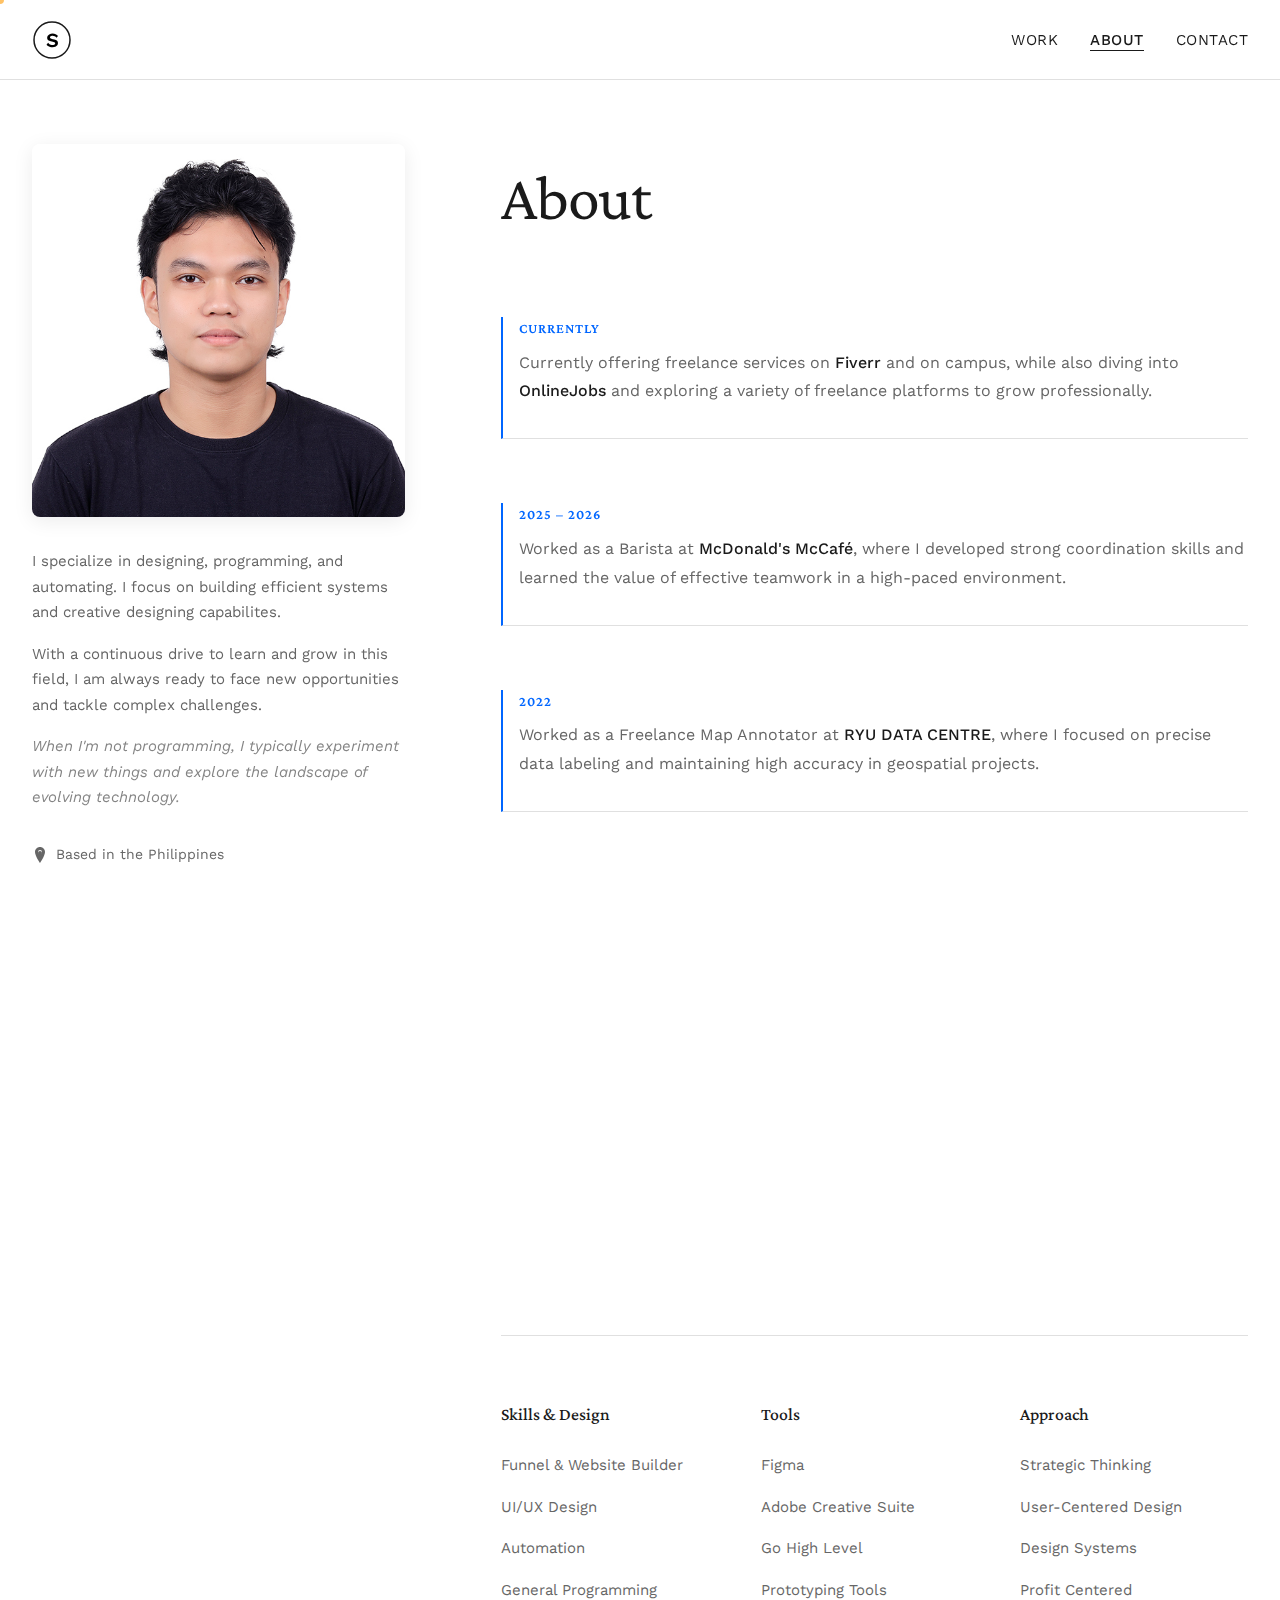
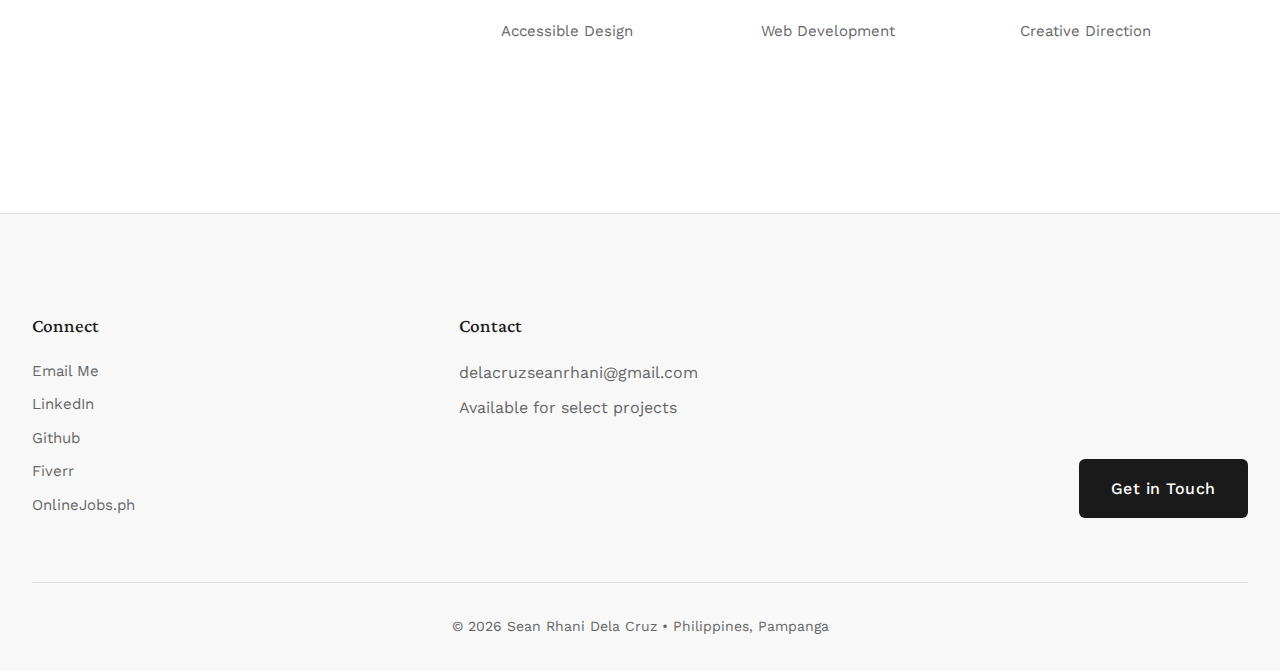
<file: index.html>
<!DOCTYPE html>
<html lang="en">
<head>
    <meta charset="UTF-8">
    <meta name="viewport" content="width=device-width, initial-scale=1.0">
    <title>Sean - Portfolio</title>
    <link rel="stylesheet" href="css/styles.css">
    <link rel="preconnect" href="https://fonts.googleapis.com">
    <link rel="preconnect" href="https://fonts.gstatic.com" crossorigin>
    <link href="https://fonts.googleapis.com/css2?family=Crimson+Pro:wght@300;400;600&family=Work+Sans:wght@300;400;500&display=swap" rel="stylesheet">
    <meta name="author" content="Sean Rhani Dela Cruz" />
    <link rel="shortcut icon" href="assets/favicon/s-48px.ico" />
    <link rel="icon" type="image/png" sizes="32x32" href="assets/favicon/s-32px.png" />
    <link rel="apple-touch-icon" sizes="180x180" href="assets/favicon/s-180px.png" />
    <link rel="icon" type="image/png" sizes="192x192" href="assets/favicon/s-192px.png" />
</head>
<body>
    <!-- Navigation -->
    <nav class="navigation">
        <div class="logo">
            <a href="index.html">
                <svg width="40" height="40" viewBox="0 0 40 40">
                    <circle cx="20" cy="20" r="18" fill="none" stroke="currentColor" stroke-width="1.5"/>
                    <text x="20" y="27" text-anchor="middle" font-size="20" font-weight="600">S</text>
                </svg>
            </a>
        </div>
        <ul class="nav-links">
            <li><a href="work.html">Work</a></li>
            <li><a href="index.html" class="active">About</a></li>
            <li><a href="#contact">Contact</a></li>
        </ul>
    </nav>

    <!-- Main Content -->
    <main class="container">
        <div class="content-grid">
            <!-- Left Column - Profile -->
            <aside class="profile-section">
                <div class="profile-image">
                    <div class="image-placeholder">
                        <img src="assets/profile/myprofile.JPG" alt="Profile Photo" style="width: 100%; height: 100%; object-fit: cover; display: block;">
                    </div>
                </div>
                
                <div class="bio">
                    <p>I specialize in designing, programming, and automating. I focus on building efficient systems and creative designing capabilites.</p>
                    
                    <p>With a continuous drive to learn and grow in this field, I am always ready to face new opportunities and tackle complex challenges.</p>
                                        
                    <p class="personal-note">When I'm not programming, I typically experiment with new things and explore the landscape of evolving technology.</p>
                </div>
                
                <div class="location">
                    <svg width="16" height="16" viewBox="0 0 16 16" fill="none">
                        <path d="M8 8a2 2 0 1 0 0-4 2 2 0 0 0 0 4z" fill="currentColor"/>
                        <path d="M8 0C5.24 0 3 2.24 3 5c0 3.75 5 11 5 11s5-7.25 5-11c0-2.76-2.24-5-5-5zm0 7a2 2 0 1 1 0-4 2 2 0 0 1 0 4z" fill="currentColor"/>
                    </svg>
                    Based in the Philippines
                </div>
            </aside>

            <!-- Right Column - Experience Timeline -->
            <section class="timeline-section">
                <h1 class="section-title">About</h1>
                
                <div class="timeline-block">
                    <div class="year-marker">Currently</div>
                    <div class="timeline-content">
                        <p>Currently offering freelance services on <strong>Fiverr</strong> and on campus, while also diving into <strong>OnlineJobs</strong> and exploring a variety of freelance platforms to grow professionally.</p>
                    </div>
                </div>

                <div class="timeline-block">
                    <div class="year-marker">2025 &ndash; 2026</div>
                    <div class="timeline-content">
                        <p>Worked as a Barista at <strong>McDonald's McCafé</strong>, where I developed strong coordination skills and learned the value of effective teamwork in a high-paced environment.</p>
                    </div>
                </div>

                <div class="timeline-block">
                    <div class="year-marker">2022</div>
                    <div class="timeline-content">
                        <p>Worked as a Freelance Map Annotator at <strong>RYU DATA CENTRE</strong>, where I focused on precise data labeling and maintaining high accuracy in geospatial projects.</p>
                    </div>
                </div>

                <div class="timeline-block">
                    <div class="year-marker">2024 &ndash; 2028</div>
                    <div class="timeline-content">
                        <p>Currently undertaking the <strong>Computer Science</strong> course, building a solid foundation in programming logic, algorithms, and software development methodologies.</p>
                    </div>
                </div>

                <!-- Community Section -->
                <div class="timeline-block community-section">
                    <div class="section-divider"></div>
                    <h3 class="subsection-title">Community</h3>
                    <div class="timeline-content">
                        <p>Active member of the <strong>Google Developer Groups (GDGOC) at Holy Angel University, Philippines</strong>, where I immerse myself in the local tech community. I consistently participate in conferences, workshops, and peer-led activities to stay updated on emerging technologies.</p>
                    </div>
                </div>

                <!-- Skills & Expertise -->
                <div class="skills-grid">
                    <div class="skills-column">
                        <h4>Skills & Design</h4>
                        <ul>
                            <li>Funnel & Website Builder</li>
                            <li>UI/UX Design</li>
                            <li>Automation</li>
                            <li>General Programming</li>
                            <li>Accessible Design</li>
                        </ul>
                    </div>
                    
                    <div class="skills-column">
                        <h4>Tools</h4>
                        <ul>
                            <li>Figma</li>
                            <li>Adobe Creative Suite</li>
                            <li>Go High Level</li>
                            <li>Prototyping Tools</li>
                            <li>Web Development</li>
                        </ul>
                    </div>
                    
                    <div class="skills-column">
                        <h4>Approach</h4>
                        <ul>
                            <li>Strategic Thinking</li>
                            <li>User-Centered Design</li>
                            <li>Design Systems</li>
                            <li>Profit Centered</li>
                            <li>Creative Direction</li>
                        </ul>
                    </div>
                </div>
            </section>
        </div>
    </main>

    <!-- Footer / Contact -->
    <footer id="contact" class="footer">
        <div class="footer-content">
            <div class="footer-section">
                <h3>Connect</h3>
                <div class="social-links">
                    <a href="mailto:delacruzseanrhani@gmail.com?subject=Inquiry from Portfolio">Email Me</a>
                    <a href="https://www.linkedin.com/in/sean-rhani-dela-cruz-834573334" target="_blank">LinkedIn</a>
                    <a href="https://github.com/SeanRDC" target="_blank">Github</a>
                    <a href="https://www.fiverr.com/sean_jarin" target="_blank">Fiverr</a>
                    <a href="https://v2.onlinejobs.ph/jobseekers/info/4763197" target="_blank">OnlineJobs.ph</a>
                </div>
            </div>
            
            <div class="footer-section">
                <h3>Contact</h3>
                <p>delacruzseanrhani@gmail.com</p>
                <p>Available for select projects</p>
            </div>
            
            <div class="footer-cta">
                <a href="https://www.linkedin.com/in/sean-rhani-dela-cruz-834573334" target="_blank" class="cta-button">Get in Touch</a>
            </div>
        </div>
        
        <div class="footer-bottom">
            <p>&copy; 2026 Sean Rhani Dela Cruz • Philippines, Pampanga</p>
        </div>
    </footer>

    <script src="js/script.js"></script>
</body>
</html>
</file>
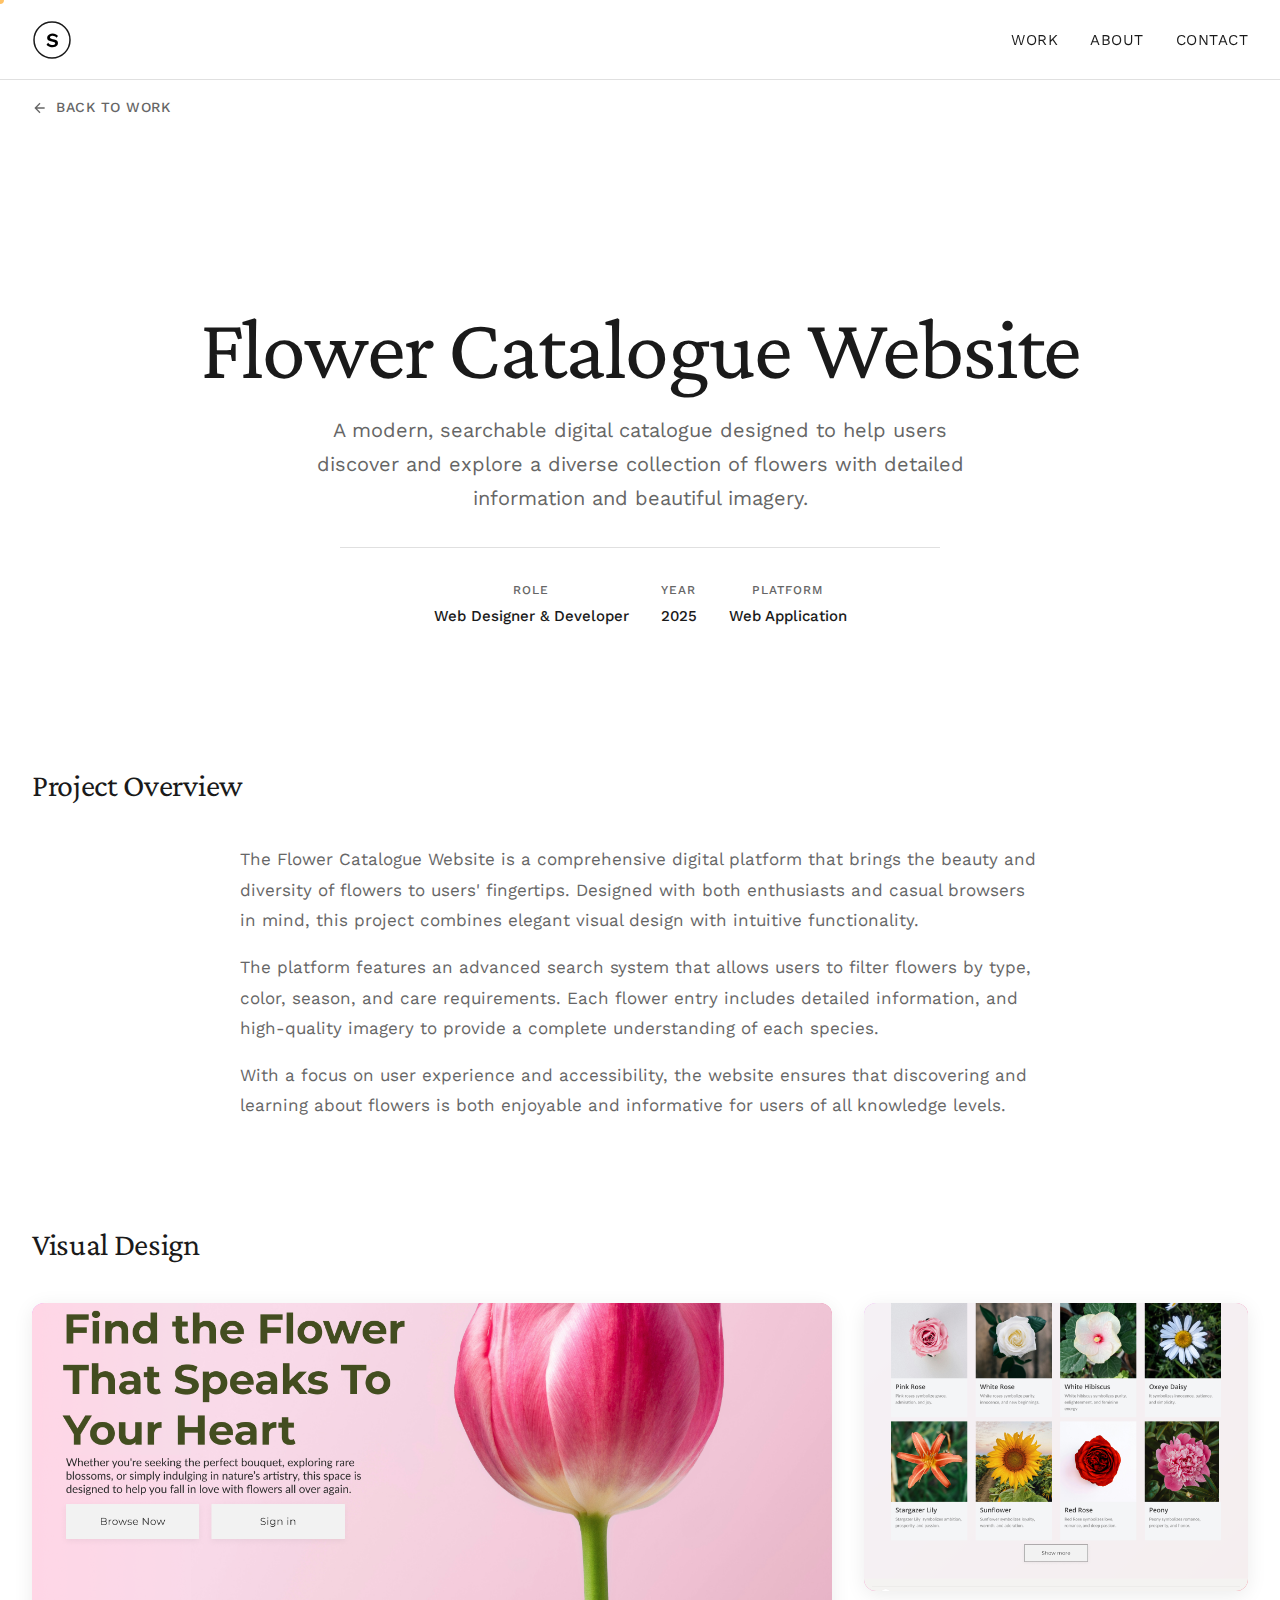
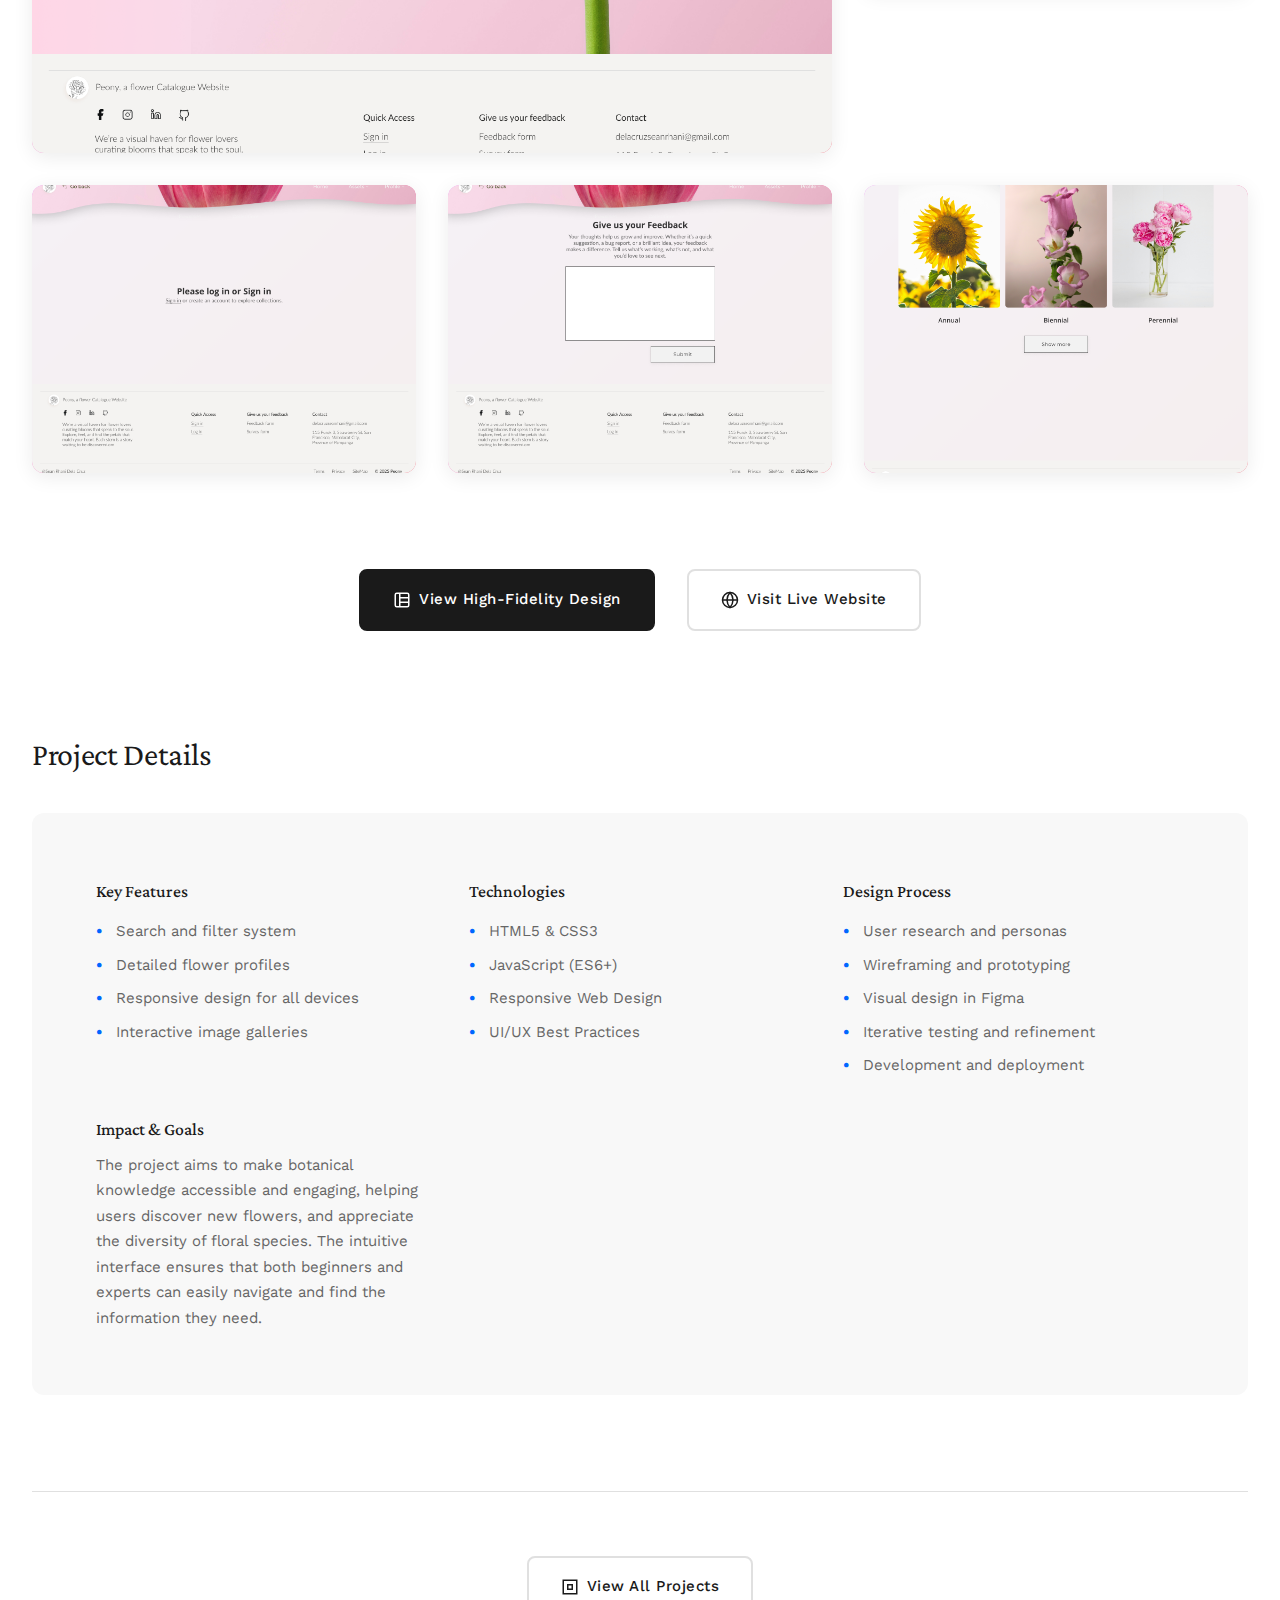
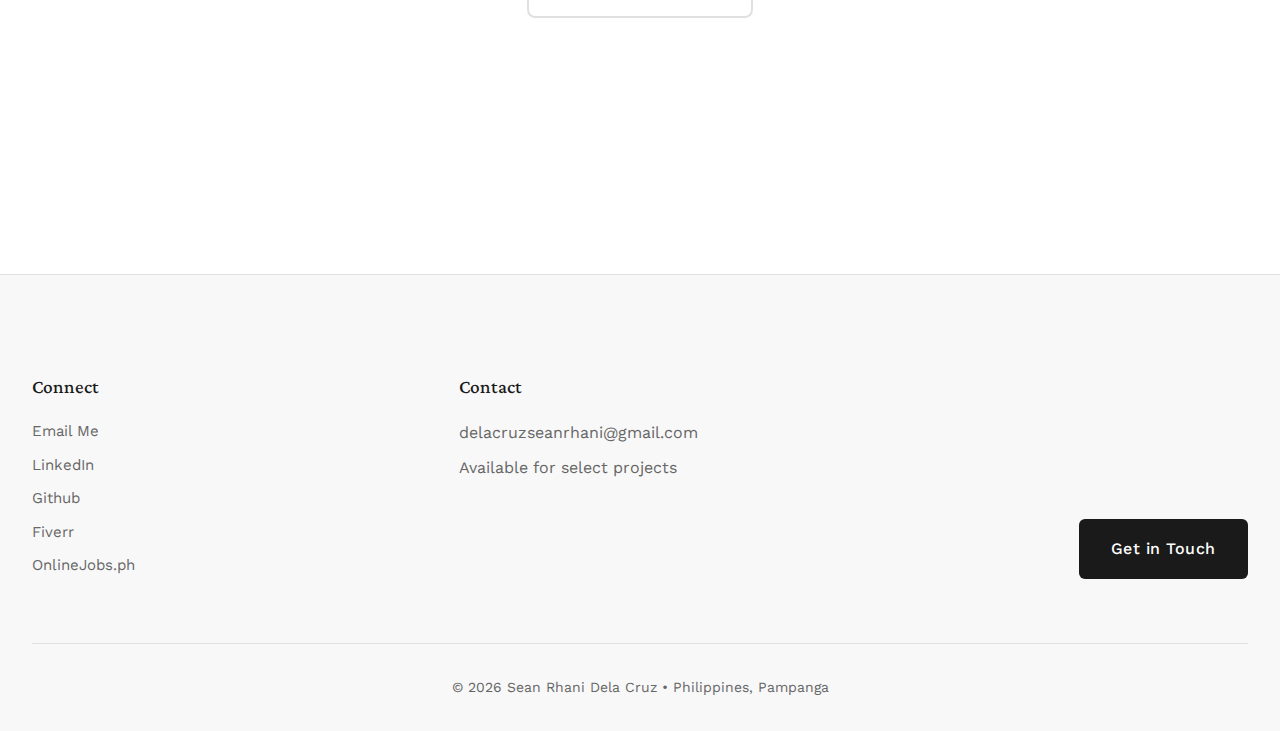
<file: flower-page.html>
<!DOCTYPE html>
<html lang="en">
<head>
    <meta charset="UTF-8">
    <meta name="viewport" content="width=device-width, initial-scale=1.0">
    <title>Flower Catalogue - Sean</title>
    <link rel="stylesheet" href="css/styles.css">
    <link rel="stylesheet" href="css/flower-page.css">
    <link rel="preconnect" href="https://fonts.googleapis.com">
    <link rel="preconnect" href="https://fonts.gstatic.com" crossorigin>
    <link href="https://fonts.googleapis.com/css2?family=Crimson+Pro:wght@300;400;600&family=Work+Sans:wght@300;400;500&display=swap" rel="stylesheet">
    <meta name="author" content="Sean Rhani Dela Cruz" />
    <link rel="shortcut icon" href="assets/favicon/s-48px.ico" />
    <link rel="icon" type="image/png" sizes="32x32" href="assets/favicon/s-32px.png" />
    <link rel="apple-touch-icon" sizes="180x180" href="assets/favicon/s-180px.png" />
    <link rel="icon" type="image/png" sizes="192x192" href="assets/favicon/s-192px.png" />

</head>
<body>
    <!-- Navigation -->
    <nav class="navigation">
        <div class="logo">
            <a href="index.html">
                <svg width="40" height="40" viewBox="0 0 40 40">
                    <circle cx="20" cy="20" r="18" fill="none" stroke="currentColor" stroke-width="1.5"/>
                    <text x="20" y="27" text-anchor="middle" font-size="20" font-weight="600">S</text>
                </svg>
            </a>
        </div>
        <ul class="nav-links">
            <li><a href="work.html">Work</a></li>
            <li><a href="index.html">About</a></li>
            <li><a href="index.html#contact">Contact</a></li>
        </ul>
    </nav>

    <!-- Back Navigation -->
    <div class="back-nav">
        <a href="work.html" class="back-link">
            <svg viewBox="0 0 24 24" fill="none" stroke="currentColor" stroke-width="2">
                <path d="M19 12H5M12 19l-7-7 7-7"/>
            </svg>
            Back to Work
        </a>
    </div>

    <!-- Project Hero -->
    <section class="project-hero">
        <h1>Flower Catalogue Website</h1>
        <p class="project-subtitle">A modern, searchable digital catalogue designed to help users discover and explore a diverse collection of flowers with detailed information and beautiful imagery.</p>
        
        <div class="project-meta">
            <div class="meta-item">
                <div class="meta-label">Role</div>
                <div class="meta-value">Web Designer & Developer</div>
            </div>
            <div class="meta-item">
                <div class="meta-label">Year</div>
                <div class="meta-value">2025</div>
            </div>
            <div class="meta-item">
                <div class="meta-label">Platform</div>
                <div class="meta-value">Web Application</div>
            </div>
        </div>
    </section>

    <!-- Project Content -->
    <div class="project-content">
        <!-- Overview Section -->
        <section class="project-section">
            <h2 class="section-heading">Project Overview</h2>
            <div class="project-description">
                <p>The Flower Catalogue Website is a comprehensive digital platform that brings the beauty and diversity of flowers to users' fingertips. Designed with both enthusiasts and casual browsers in mind, this project combines elegant visual design with intuitive functionality.</p>
                
                <p>The platform features an advanced search system that allows users to filter flowers by type, color, season, and care requirements. Each flower entry includes detailed information, and high-quality imagery to provide a complete understanding of each species.</p>
                
                <p>With a focus on user experience and accessibility, the website ensures that discovering and learning about flowers is both enjoyable and informative for users of all knowledge levels.</p>
            </div>
        </section>

        <!-- Image Showcase -->
        <section class="project-section">
            <h2 class="section-heading">Visual Design</h2>
            
            <div class="image-showcase">
                <div class="showcase-item featured">
                    <div class="showcase-placeholder">
                        <img src="assets/images/port-1.png" alt="Featured design showcase">
                    </div>
                </div>
                
                <div class="showcase-item">
                    <div class="showcase-placeholder">
                        <img src="assets/images/flower-showcase-2.png" alt="Design showcase 2">
                    </div>
                </div>
                
                <div class="showcase-item">
                    <div class="showcase-placeholder">
                        <img src="assets/images/flower-showcase-3.png" alt="Design showcase 3">
                    </div>
                </div>
                
                <div class="showcase-item">
                    <div class="showcase-placeholder">
                        <img src="assets/images/flower-showcase-4.png" alt="Design showcase 4">
                    </div>
                </div>
                
                <div class="showcase-item">
                    <div class="showcase-placeholder">
                        <img src="assets/images/flower-showcase-5.png" alt="Design showcase 5">
                    </div>
                </div>
            </div>
        </section>

        <!-- Project Links -->
        <div class="project-links">
            <a href="https://www.figma.com/design/oiRcTe3ELknVuerEfHZcGC/Flower-Catalogue-Website?node-id=0-1&t=WxXDQcj3uxaawKoF-1" class="project-link-btn" target="_blank" rel="noopener noreferrer">
                <svg viewBox="0 0 24 24" fill="none" stroke="currentColor" stroke-width="2">
                    <rect x="3" y="3" width="18" height="18" rx="2"/>
                    <path d="M9 3v18M9 9h12M9 15h12"/>
                </svg>
                View High-Fidelity Design
            </a>
            
            <a href="https://seanrdc.github.io/Flower-Catalogue-Website/" class="project-link-btn secondary" target="_blank" rel="noopener noreferrer">
                <svg viewBox="0 0 24 24" fill="none" stroke="currentColor" stroke-width="2">
                    <circle cx="12" cy="12" r="10"/>
                    <path d="M2 12h20"/>
                    <path d="M12 2a15.3 15.3 0 0 1 4 10 15.3 15.3 0 0 1-4 10 15.3 15.3 0 0 1-4-10 15.3 15.3 0 0 1 4-10z"/>
                </svg>
                Visit Live Website
            </a>
        </div>

        <!-- Project Details -->
        <section class="project-section">
            <h2 class="section-heading">Project Details</h2>
            
            <div class="project-details-grid">
                <div class="detail-block">
                    <h4>Key Features</h4>
                    <ul>
                        <li>Search and filter system</li>
                        <li>Detailed flower profiles</li>
                        <li>Responsive design for all devices</li>
                        <li>Interactive image galleries</li>
                    </ul>
                </div>
                
                <div class="detail-block">
                    <h4>Technologies</h4>
                    <ul>
                        <li>HTML5 & CSS3</li>
                        <li>JavaScript (ES6+)</li>
                        <li>Responsive Web Design</li>
                        <li>UI/UX Best Practices</li>
                    </ul>
                </div>
                
                <div class="detail-block">
                    <h4>Design Process</h4>
                    <ul>
                        <li>User research and personas</li>
                        <li>Wireframing and prototyping</li>
                        <li>Visual design in Figma</li>
                        <li>Iterative testing and refinement</li>
                        <li>Development and deployment</li>
                    </ul>
                </div>
                
                <div class="detail-block">
                    <h4>Impact & Goals</h4>
                    <p>The project aims to make botanical knowledge accessible and engaging, helping users discover new flowers, and appreciate the diversity of floral species. The intuitive interface ensures that both beginners and experts can easily navigate and find the information they need.</p>
                </div>
            </div>
        </section>

        <!-- Next Project Navigation -->
        <section class="project-section" style="text-align: center; padding-top: var(--spacing-lg); border-top: 1px solid var(--color-border);">
            <a href="work.html" class="project-link-btn secondary">
                <svg viewBox="0 0 24 24" fill="none" stroke="currentColor" stroke-width="2">
                    <path d="M3 3h18v18H3z"/>
                    <path d="M9 9h6v6H9z"/>
                </svg>
                View All Projects
            </a>
        </section>
    </div>

    <!-- Footer / Contact -->
    <footer id="contact" class="footer">
        <div class="footer-content">
            <div class="footer-section">
                <h3>Connect</h3>
                <div class="social-links">
                    <a href="mailto:delacruzseanrhani@gmail.com?subject=Inquiry from Portfolio">Email Me</a>
                    <a href="https://www.linkedin.com/in/sean-rhani-dela-cruz-834573334" target="_blank">LinkedIn</a>
                    <a href="https://github.com/SeanRDC" target="_blank">Github</a>
                    <a href="https://www.fiverr.com/sean_jarin" target="_blank">Fiverr</a>
                    <a href="https://v2.onlinejobs.ph/jobseekers/info/4763197" target="_blank">OnlineJobs.ph</a>
                </div>
            </div>
            
            <div class="footer-section">
                <h3>Contact</h3>
                <p>delacruzseanrhani@gmail.com</p>
                <p>Available for select projects</p>
            </div>
            
            <div class="footer-cta">
                <a href="https://www.linkedin.com/in/sean-rhani-dela-cruz-834573334" target="_blank" class="cta-button">Get in Touch</a>
            </div>
        </div>
        
        <div class="footer-bottom">
            <p>&copy; 2026 Sean Rhani Dela Cruz • Philippines, Pampanga</p>
        </div>
    </footer>

    <script src="js/script.js"></script>
</body>
</html>
</file>
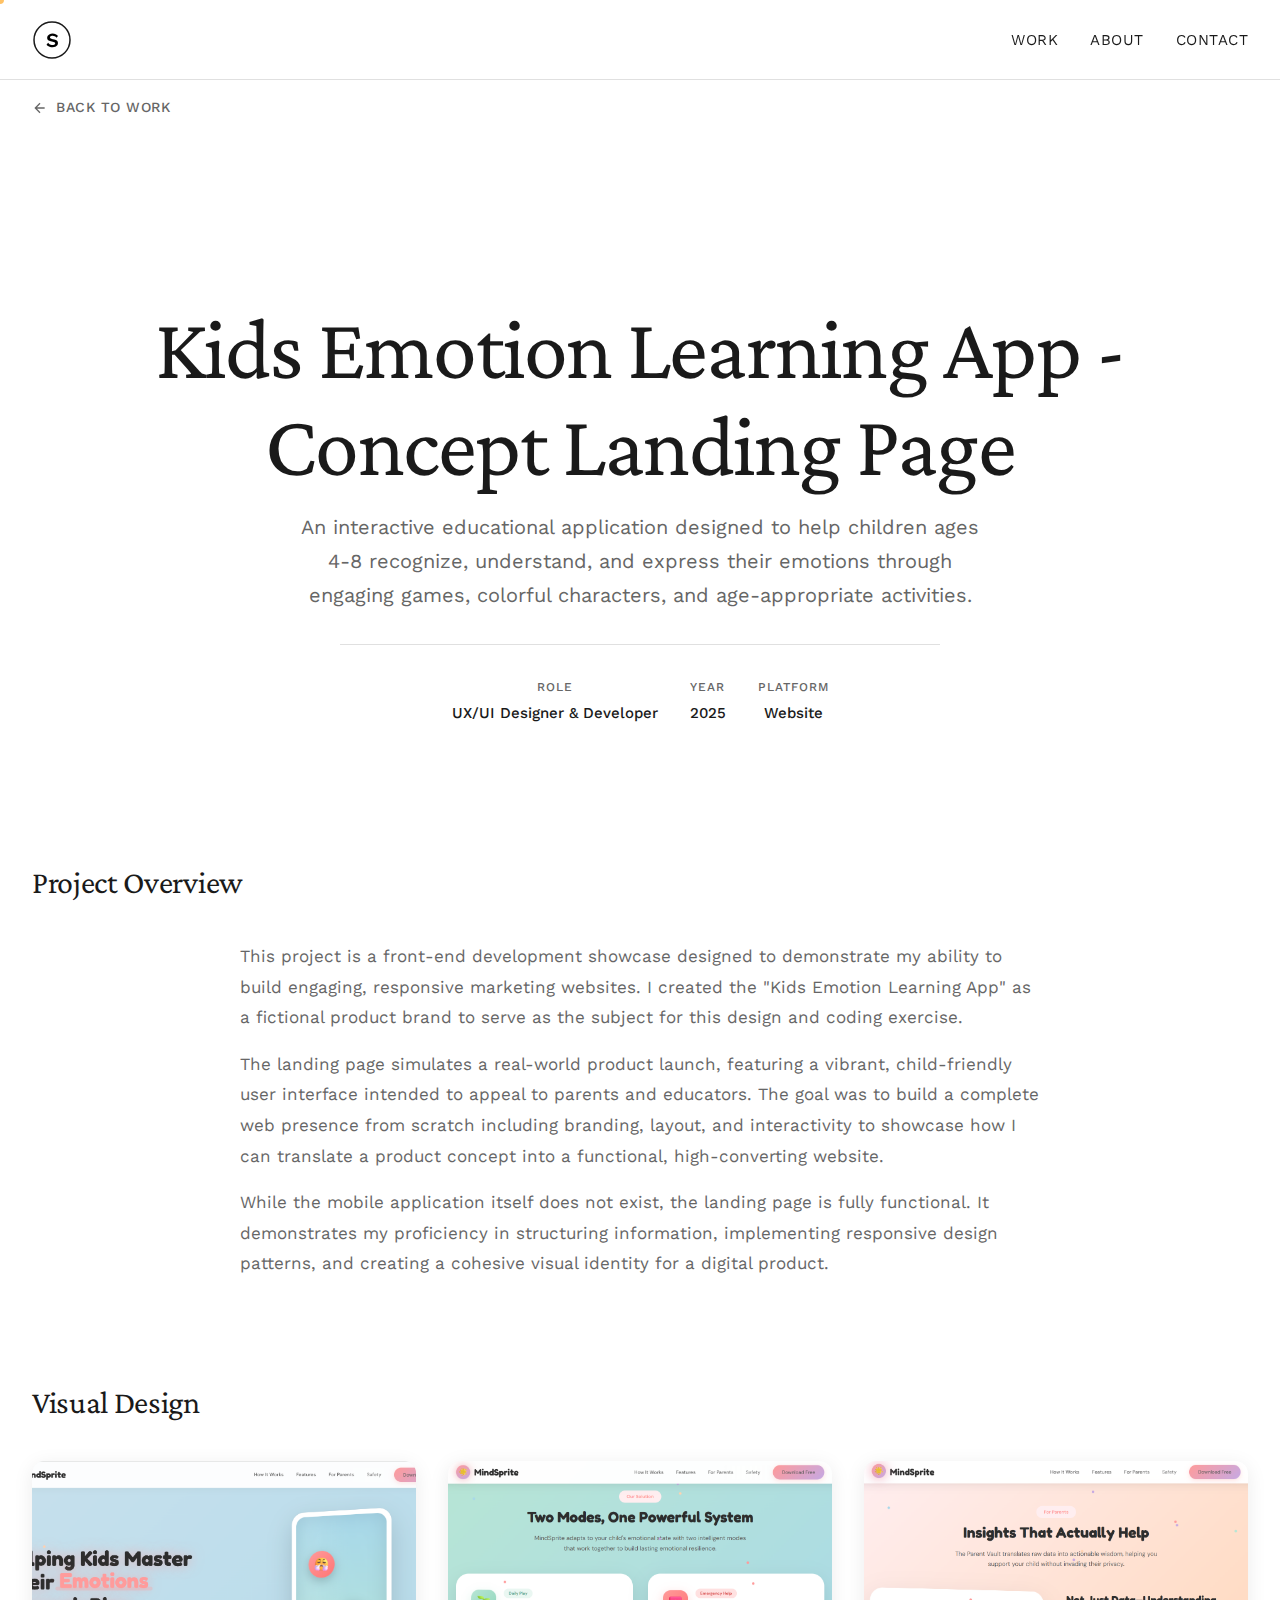
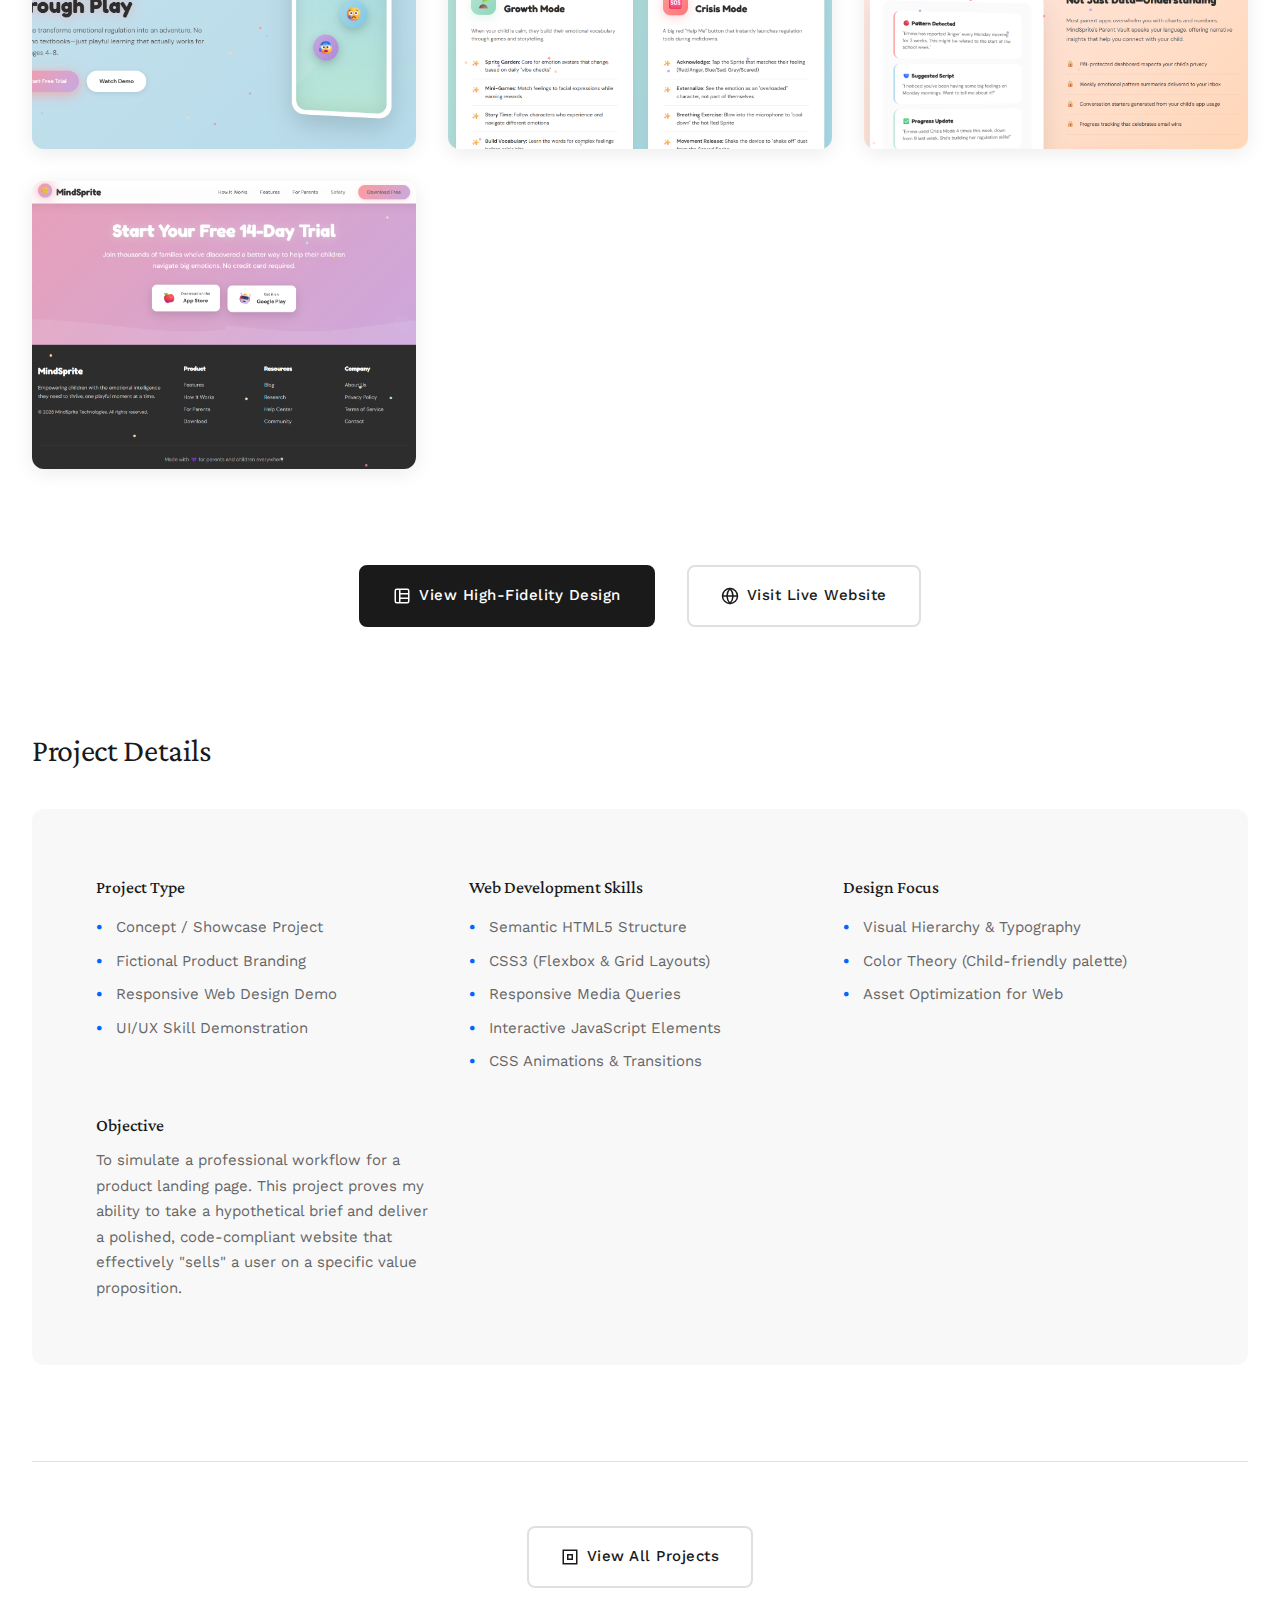
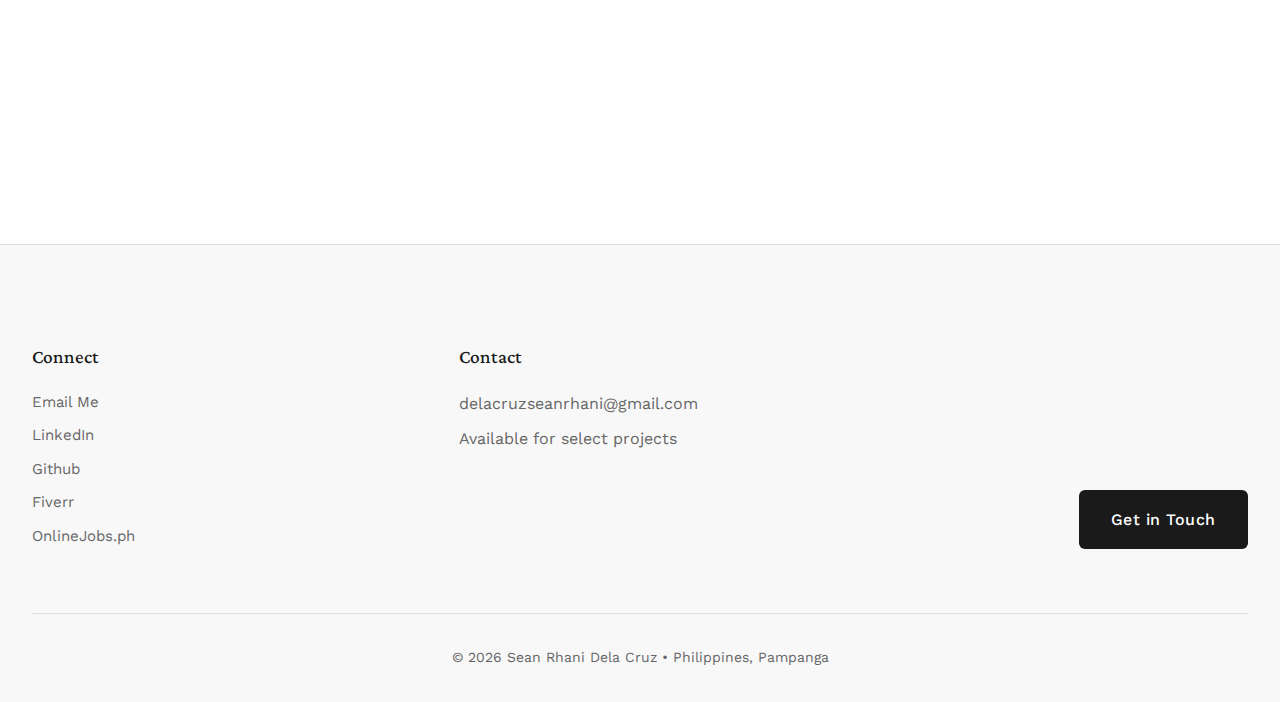
<file: kids-emotion.html>
<!DOCTYPE html>
<html lang="en">
<head>
    <meta charset="UTF-8">
    <meta name="viewport" content="width=device-width, initial-scale=1.0">
    <title>Kids Emotion Learning App - Sean</title>
    <link rel="stylesheet" href="css/styles.css">
    <link rel="stylesheet" href="css/project-page.css">
    <link rel="preconnect" href="https://fonts.googleapis.com">
    <link rel="preconnect" href="https://fonts.gstatic.com" crossorigin>
    <link href="https://fonts.googleapis.com/css2?family=Crimson+Pro:wght@300;400;600&family=Work+Sans:wght@300;400;500&display=swap" rel="stylesheet">
    <meta name="author" content="Sean Rhani Dela Cruz" />
    <link rel="shortcut icon" href="assets/favicon/s-48px.ico" />
    <link rel="icon" type="image/png" sizes="32x32" href="assets/favicon/s-32px.png" />
    <link rel="apple-touch-icon" sizes="180x180" href="assets/favicon/s-180px.png" />
    <link rel="icon" type="image/png" sizes="192x192" href="assets/favicon/s-192px.png" />
</head>
<body>
    <!-- Navigation -->
    <nav class="navigation">
        <div class="logo">
            <a href="index.html">
                <svg width="40" height="40" viewBox="0 0 40 40">
                    <circle cx="20" cy="20" r="18" fill="none" stroke="currentColor" stroke-width="1.5"/>
                    <text x="20" y="27" text-anchor="middle" font-size="20" font-weight="600">S</text>
                </svg>
            </a>
        </div>
        <ul class="nav-links">
            <li><a href="work.html">Work</a></li>
            <li><a href="index.html">About</a></li>
            <li><a href="index.html#contact">Contact</a></li>
        </ul>
    </nav>

    <!-- Back Navigation -->
    <div class="back-nav">
        <a href="work.html" class="back-link">
            <svg viewBox="0 0 24 24" fill="none" stroke="currentColor" stroke-width="2">
                <path d="M19 12H5M12 19l-7-7 7-7"/>
            </svg>
            Back to Work
        </a>
    </div>

    <!-- Project Hero -->
    <section class="project-hero">
        <h1>Kids Emotion Learning App - Concept Landing Page</h1>
        <p class="project-subtitle">An interactive educational application designed to help children ages 4-8 recognize, understand, and express their emotions through engaging games, colorful characters, and age-appropriate activities.</p>
        
        <div class="project-meta">
            <div class="meta-item">
                <div class="meta-label">Role</div>
                <div class="meta-value">UX/UI Designer & Developer</div>
            </div>
            <div class="meta-item">
                <div class="meta-label">Year</div>
                <div class="meta-value">2025</div>
            </div>
            <div class="meta-item">
                <div class="meta-label">Platform</div>
                <div class="meta-value">Website</div>
            </div>
        </div>
    </section>

    <!-- Project Content -->
    <div class="project-content">
        <!-- Overview Section -->
        <section class="project-section">
            <h2 class="section-heading">Project Overview</h2>
            <div class="project-description">
                <p>This project is a front-end development showcase designed to demonstrate my ability to build engaging, responsive marketing websites. I created the "Kids Emotion Learning App" as a fictional product brand to serve as the subject for this design and coding exercise.</p>

                <p>The landing page simulates a real-world product launch, featuring a vibrant, child-friendly user interface intended to appeal to parents and educators. The goal was to build a complete web presence from scratch including branding, layout, and interactivity to showcase how I can translate a product concept into a functional, high-converting website.</p>

                <p>While the mobile application itself does not exist, the landing page is fully functional. It demonstrates my proficiency in structuring information, implementing responsive design patterns, and creating a cohesive visual identity for a digital product.</p>
            </div>
        </section>

        <!-- Image Showcase -->
        <section class="project-section">
            <h2 class="section-heading">Visual Design</h2>
            
            <div class="image-showcase">
                <div class="showcase-item">
                    <div class="showcase-placeholder">
                        <img src="assets/images/port-3.png" alt="Showcase 1" class="zoomable">
                    </div>
                </div>
                
                <div class="showcase-item">
                    <div class="showcase-placeholder">
                        <img src="assets/images/kidemotion-showcase-2.png" alt="Showcase 2" class="zoomable">
                    </div>
                </div>
                
                <div class="showcase-item">
                    <div class="showcase-placeholder">
                        <img src="assets/images/kidemotion-showcase-3.png" alt="Showcase 3" class="zoomable">
                    </div>
                </div>
                
                <div class="showcase-item">
                    <div class="showcase-placeholder">
                        <img src="assets/images/kidemotion-showcase-4.png" alt="Showcase 4" class="zoomable">
                    </div>
                </div>
            </div>
        </section>

        <!-- Image Modal -->
        <div id="imageModal" class="image-modal">
            <span class="modal-close">&times;</span>
            <img class="modal-content" id="modalImage">
            <div class="modal-caption" id="modalCaption"></div>
        </div>

        <!-- Project Links -->
        <div class="project-links">
            <a href="#" class="project-link-btn" target="_blank" rel="noopener noreferrer">
                <svg viewBox="0 0 24 24" fill="none" stroke="currentColor" stroke-width="2">
                    <rect x="3" y="3" width="18" height="18" rx="2"/>
                    <path d="M9 3v18M9 9h12M9 15h12"/>
                </svg>
                View High-Fidelity Design
            </a>
            
            <a href="https://seanrdc.github.io/Kids-Emotion-Website/" class="project-link-btn secondary" target="_blank" rel="noopener noreferrer">
                <svg viewBox="0 0 24 24" fill="none" stroke="currentColor" stroke-width="2">
                    <circle cx="12" cy="12" r="10"/>
                    <path d="M2 12h20"/>
                    <path d="M12 2a15.3 15.3 0 0 1 4 10 15.3 15.3 0 0 1-4 10 15.3 15.3 0 0 1-4-10 15.3 15.3 0 0 1 4-10z"/>
                </svg>
                Visit Live Website
            </a>
        </div>

        <!-- Project Details -->
        <section class="project-section">
            <h2 class="section-heading">Project Details</h2>
            
            <div class="project-details-grid">
                <div class="detail-block">
                    <h4>Project Type</h4>
                    <ul>
                        <li>Concept / Showcase Project</li>
                        <li>Fictional Product Branding</li>
                        <li>Responsive Web Design Demo</li>
                        <li>UI/UX Skill Demonstration</li>
                    </ul>
                </div>
                
                <div class="detail-block">
                    <h4>Web Development Skills</h4>
                    <ul>
                        <li>Semantic HTML5 Structure</li>
                        <li>CSS3 (Flexbox & Grid Layouts)</li>
                        <li>Responsive Media Queries</li>
                        <li>Interactive JavaScript Elements</li>
                        <li>CSS Animations & Transitions</li>
                    </ul>
                </div>
                
                <div class="detail-block">
                    <h4>Design Focus</h4>
                    <ul>
                        <li>Visual Hierarchy & Typography</li>
                        <li>Color Theory (Child-friendly palette)</li>
                        <li>Asset Optimization for Web</li>
                    </ul>
                </div>
                
                <div class="detail-block">
                    <h4>Objective</h4>
                    <p>To simulate a professional workflow for a product landing page. This project proves my ability to take a hypothetical brief and deliver a polished, code-compliant website that effectively "sells" a user on a specific value proposition.</p>
                </div>
            </div>
        </section>

        <!-- Next Project Navigation -->
        <section class="project-section" style="text-align: center; padding-top: var(--spacing-lg); border-top: 1px solid var(--color-border);">
            <a href="work.html" class="project-link-btn secondary">
                <svg viewBox="0 0 24 24" fill="none" stroke="currentColor" stroke-width="2">
                    <path d="M3 3h18v18H3z"/>
                    <path d="M9 9h6v6H9z"/>
                </svg>
                View All Projects
            </a>
        </section>
    </div>

    <!-- Footer / Contact -->
    <footer id="contact" class="footer">
        <div class="footer-content">
            <div class="footer-section">
                <h3>Connect</h3>
                <div class="social-links">
                    <a href="mailto:delacruzseanrhani@gmail.com?subject=Inquiry from Portfolio">Email Me</a>
                    <a href="https://www.linkedin.com/in/sean-rhani-dela-cruz-834573334" target="_blank">LinkedIn</a>
                    <a href="https://github.com/SeanRDC" target="_blank">Github</a>
                    <a href="https://www.fiverr.com/sean_jarin" target="_blank">Fiverr</a>
                    <a href="https://v2.onlinejobs.ph/jobseekers/info/4763197" target="_blank">OnlineJobs.ph</a>
                </div>
            </div>
            
            <div class="footer-section">
                <h3>Contact</h3>
                <p>delacruzseanrhani@gmail.com</p>
                <p>Available for select projects</p>
            </div>
            
            <div class="footer-cta">
                <a href="https://www.linkedin.com/in/sean-rhani-dela-cruz-834573334" target="_blank" class="cta-button">Get in Touch</a>
            </div>
        </div>
        
        <div class="footer-bottom">
            <p>&copy; 2026 Sean Rhani Dela Cruz • Philippines, Pampanga</p>
        </div>
    </footer>

    <script src="js/script.js"></script>
</body>
</html>
</file>
<file: css/flower-page.css>
/* Project Page Specific Styles */
.project-hero {
  max-width: var(--max-width);
  margin: 0 auto;
  padding: calc(var(--nav-height) + var(--spacing-xl)) var(--spacing-md) var(--spacing-lg);
  text-align: center;
  animation: fadeIn 0.8s ease;
}

.project-hero h1 {
  font-family: var(--font-display);
  font-size: clamp(2.5rem, 7vw, 5.5rem);
  font-weight: 400;
  margin-bottom: var(--spacing-sm);
  letter-spacing: -0.02em;
  line-height: 1.1;
}

.project-subtitle {
  font-size: 20px;
  color: var(--color-secondary);
  margin-bottom: var(--spacing-md);
  max-width: 700px;
  margin-left: auto;
  margin-right: auto;
}

.project-meta {
  display: flex;
  justify-content: center;
  gap: var(--spacing-md);
  flex-wrap: wrap;
  margin-top: var(--spacing-md);
  padding-top: var(--spacing-md);
  border-top: 1px solid var(--color-border);
  max-width: 600px;
  margin-left: auto;
  margin-right: auto;
}

.meta-item {
  text-align: center;
}

.meta-label {
  font-size: 12px;
  text-transform: uppercase;
  letter-spacing: 1px;
  color: var(--color-secondary);
  margin-bottom: 4px;
  font-weight: 500;
}

.meta-value {
  font-size: 15px;
  color: var(--color-primary);
  font-weight: 500;
}

.project-content {
  max-width: var(--max-width);
  margin: 0 auto;
  padding: var(--spacing-lg) var(--spacing-md);
}

.project-section {
  margin-bottom: var(--spacing-xl);
  animation: fadeInUp 0.8s ease backwards;
}

.project-section:nth-child(1) { animation-delay: 0.1s; }
.project-section:nth-child(2) { animation-delay: 0.2s; }
.project-section:nth-child(3) { animation-delay: 0.3s; }

@keyframes fadeInUp {
  from {
      opacity: 0;
      transform: translateY(30px);
  }
  to {
      opacity: 1;
      transform: translateY(0);
  }
}

.section-heading {
  font-family: var(--font-display);
  font-size: 2rem;
  font-weight: 400;
  margin-bottom: var(--spacing-md);
  letter-spacing: -0.01em;
}

.project-description {
  max-width: 800px;
  margin: 0 auto var(--spacing-lg);
  font-size: 17px;
  line-height: 1.8;
  color: var(--color-secondary);
}

.project-description p {
  margin-bottom: var(--spacing-sm);
}

/* Image Showcase Grid */
.image-showcase {
  display: grid;
  grid-template-columns: repeat(auto-fit, minmax(300px, 1fr));
  gap: var(--spacing-md);
  margin-bottom: var(--spacing-xl);
}

.showcase-item {
  position: relative;
  overflow: hidden;
  border-radius: 12px;
  background: var(--color-surface);
  aspect-ratio: 4/3;
  box-shadow: 0 4px 20px rgba(0, 0, 0, 0.08);
  transition: transform var(--transition-smooth), box-shadow var(--transition-smooth);
}

.showcase-item:hover {
  transform: translateY(-8px);
  box-shadow: 0 12px 40px rgba(0, 0, 0, 0.15);
}

.showcase-item.featured {
  grid-column: span 2;
  aspect-ratio: 16/9;
}

.showcase-placeholder {
  width: 100%;
  height: 100%;
  display: flex;
  align-items: center;
  justify-content: center;
  background: linear-gradient(135deg, #f093fb 0%, #f5576c 100%);
  transition: transform var(--transition-smooth);
}

.showcase-item:hover .showcase-placeholder {
  transform: scale(1.05);
}

/* Project Links Section */
.project-links {
  display: flex;
  justify-content: center;
  gap: var(--spacing-md);
  margin: var(--spacing-xl) 0;
  flex-wrap: wrap;
}

.project-link-btn {
  display: inline-flex;
  align-items: center;
  gap: var(--spacing-xs);
  padding: var(--spacing-sm) var(--spacing-md);
  background: var(--color-primary);
  color: var(--color-background);
  border-radius: 8px;
  font-weight: 500;
  font-size: 15px;
  letter-spacing: 0.5px;
  transition: all var(--transition-smooth);
  text-decoration: none;
  border: 2px solid var(--color-primary);
}

.project-link-btn:hover {
  opacity: 1;
  background: var(--color-accent);
  border-color: var(--color-accent);
  transform: translateY(-2px);
  box-shadow: 0 8px 20px rgba(0, 102, 255, 0.3);
}

.project-link-btn.secondary {
  background: transparent;
  color: var(--color-primary);
  border: 2px solid var(--color-border);
}

.project-link-btn.secondary:hover {
  background: var(--color-surface);
  border-color: var(--color-primary);
}

.project-link-btn svg {
  width: 18px;
  height: 18px;
}

/* Project Details Grid */
.project-details-grid {
  display: grid;
  grid-template-columns: repeat(auto-fit, minmax(250px, 1fr));
  gap: var(--spacing-md);
  padding: var(--spacing-lg);
  background: var(--color-surface);
  border-radius: 12px;
  margin-bottom: var(--spacing-lg);
}

.detail-block h4 {
  font-family: var(--font-display);
  font-size: 1.1rem;
  font-weight: 500;
  margin-bottom: var(--spacing-xs);
  color: var(--color-primary);
}

.detail-block p, .detail-block ul {
  color: var(--color-secondary);
  font-size: 15px;
  line-height: 1.7;
}

.detail-block ul {
  list-style: none;
  padding: 0;
}

.detail-block li {
  padding: 4px 0;
  position: relative;
  padding-left: 20px;
}

.detail-block li::before {
  content: '•';
  position: absolute;
  left: 0;
  color: var(--color-accent);
  font-weight: bold;
}

/* Back Navigation */
.back-nav {
  max-width: var(--max-width);
  margin: 0 auto;
  padding: calc(var(--nav-height) + var(--spacing-sm)) var(--spacing-md) 0;
}

.back-link {
  display: inline-flex;
  align-items: center;
  gap: var(--spacing-xs);
  color: var(--color-secondary);
  font-size: 14px;
  transition: all var(--transition-fast);
  text-transform: uppercase;
  letter-spacing: 0.5px;
  font-weight: 500;
}

.back-link:hover {
  color: var(--color-accent);
  transform: translateX(-4px);
}

.back-link svg {
  width: 16px;
  height: 16px;
}

/* Responsive */
@media (max-width: 768px) {
  .image-showcase {
      grid-template-columns: 1fr;
  }

  .showcase-item.featured {
      grid-column: auto;
      aspect-ratio: 4/3;
  }

  .project-meta {
      gap: var(--spacing-sm);
  }

  .project-links {
      flex-direction: column;
      align-items: stretch;
  }

  .project-link-btn {
      justify-content: center;
  }
}
</file>
<file: css/project-page.css>
/* Project Page Specific Styles */
.project-hero {
  max-width: var(--max-width);
  margin: 0 auto;
  padding: calc(var(--nav-height) + var(--spacing-xl)) var(--spacing-md) var(--spacing-lg);
  text-align: center;
  animation: fadeIn 0.8s ease;
}

.project-hero h1 {
  font-family: var(--font-display);
  font-size: clamp(2.5rem, 7vw, 5.5rem);
  font-weight: 400;
  margin-bottom: var(--spacing-sm);
  letter-spacing: -0.02em;
  line-height: 1.1;
}

.project-subtitle {
  font-size: 20px;
  color: var(--color-secondary);
  margin-bottom: var(--spacing-md);
  max-width: 700px;
  margin-left: auto;
  margin-right: auto;
}

.project-meta {
  display: flex;
  justify-content: center;
  gap: var(--spacing-md);
  flex-wrap: wrap;
  margin-top: var(--spacing-md);
  padding-top: var(--spacing-md);
  border-top: 1px solid var(--color-border);
  max-width: 600px;
  margin-left: auto;
  margin-right: auto;
}

.meta-item {
  text-align: center;
}

.meta-label {
  font-size: 12px;
  text-transform: uppercase;
  letter-spacing: 1px;
  color: var(--color-secondary);
  margin-bottom: 4px;
  font-weight: 500;
}

.meta-value {
  font-size: 15px;
  color: var(--color-primary);
  font-weight: 500;
}

.project-content {
  max-width: var(--max-width);
  margin: 0 auto;
  padding: var(--spacing-lg) var(--spacing-md);
}

.project-section {
  margin-bottom: var(--spacing-xl);
  animation: fadeInUp 0.8s ease backwards;
}

.project-section:nth-child(1) { animation-delay: 0.1s; }
.project-section:nth-child(2) { animation-delay: 0.2s; }
.project-section:nth-child(3) { animation-delay: 0.3s; }

@keyframes fadeInUp {
  from {
      opacity: 0;
      transform: translateY(30px);
  }
  to {
      opacity: 1;
      transform: translateY(0);
  }
}

.section-heading {
  font-family: var(--font-display);
  font-size: 2rem;
  font-weight: 400;
  margin-bottom: var(--spacing-md);
  letter-spacing: -0.01em;
}

.project-description {
  max-width: 800px;
  margin: 0 auto var(--spacing-lg);
  font-size: 17px;
  line-height: 1.8;
  color: var(--color-secondary);
}

.project-description p {
  margin-bottom: var(--spacing-sm);
}

/* Image Showcase Grid */
.image-showcase {
  display: grid;
  grid-template-columns: repeat(auto-fit, minmax(300px, 1fr));
  gap: var(--spacing-md);
  margin-bottom: var(--spacing-xl);
}

.showcase-item {
  position: relative;
  overflow: hidden;
  border-radius: 12px;
  background: var(--color-surface);
  aspect-ratio: 4/3;
  box-shadow: 0 4px 20px rgba(0, 0, 0, 0.08);
  transition: transform var(--transition-smooth), box-shadow var(--transition-smooth);
}

/* Make all showcase items even */
.showcase-item {
  position: relative;
  overflow: hidden;
  border-radius: 12px;
  background: var(--color-surface);
  aspect-ratio: 4/3; /* All images same aspect ratio */
  box-shadow: 0 4px 20px rgba(0, 0, 0, 0.08);
  transition: transform var(--transition-smooth), box-shadow var(--transition-smooth);
}

.showcase-item:hover {
  transform: translateY(-8px);
  box-shadow: 0 12px 40px rgba(0, 0, 0, 0.15);
}

/* Remove featured class styling */
.showcase-item.featured {
  grid-column: auto; /* Makes it same as others */
  aspect-ratio: 4/3; /* Same aspect ratio */
}

.showcase-placeholder {
  width: 100%;
  height: 100%;
  display: flex;
  align-items: center;
  justify-content: center;
  transition: transform var(--transition-smooth);
  overflow: hidden;
}

.showcase-placeholder img {
  width: 100%;
  height: 100%;
  object-fit: cover;
  display: block;
}

.showcase-item:hover .showcase-placeholder {
  transform: scale(1.05);
}

/* Zoomable cursor */
.zoomable {
  cursor: zoom-in;
}

/* Image Modal Styles */
.image-modal {
  display: none;
  position: fixed;
  z-index: 9999;
  left: 0;
  top: 0;
  width: 100%;
  height: 100%;
  overflow: auto;
  background-color: rgba(0, 0, 0, 0.95);
  animation: fadeIn 0.3s ease;
}

.image-modal.active {
  display: block;
}

.modal-content {
  margin: auto;
  display: block;
  width: 90%;
  max-width: 1200px;
  max-height: 90vh;
  object-fit: contain;
  animation: zoomIn 0.3s ease;
  cursor: zoom-out;
}

@keyframes zoomIn {
  from {
    transform: scale(0.8);
    opacity: 0;
  }
  to {
    transform: scale(1);
    opacity: 1;
  }
}

.modal-close {
  position: absolute;
  top: 30px;
  right: 50px;
  color: #fff;
  font-size: 50px;
  font-weight: 300;
  cursor: pointer;
  transition: color 0.3s ease;
  z-index: 10000;
  line-height: 1;
}

.modal-close:hover,
.modal-close:focus {
  color: #bbb;
}

.modal-caption {
  margin: auto;
  display: block;
  width: 80%;
  max-width: 700px;
  text-align: center;
  color: #ccc;
  padding: 20px 0;
  font-size: 16px;
}

/* Responsive */
@media (max-width: 768px) {
  .modal-close {
    top: 15px;
    right: 25px;
    font-size: 35px;
  }
  
  .modal-content {
    width: 95%;
  }
}

/* Project Links Section */
.project-links {
  display: flex;
  justify-content: center;
  gap: var(--spacing-md);
  margin: var(--spacing-xl) 0;
  flex-wrap: wrap;
}

.project-link-btn {
  display: inline-flex;
  align-items: center;
  gap: var(--spacing-xs);
  padding: var(--spacing-sm) var(--spacing-md);
  background: var(--color-primary);
  color: var(--color-background);
  border-radius: 8px;
  font-weight: 500;
  font-size: 15px;
  letter-spacing: 0.5px;
  transition: all var(--transition-smooth);
  text-decoration: none;
  border: 2px solid var(--color-primary);
}

.project-link-btn:hover {
  opacity: 1;
  background: var(--color-accent);
  border-color: var(--color-accent);
  transform: translateY(-2px);
  box-shadow: 0 8px 20px rgba(0, 102, 255, 0.3);
}

.project-link-btn.secondary {
  background: transparent;
  color: var(--color-primary);
  border: 2px solid var(--color-border);
}

.project-link-btn.secondary:hover {
  background: var(--color-surface);
  border-color: var(--color-primary);
}

.project-link-btn svg {
  width: 18px;
  height: 18px;
}

/* Project Details Grid */
.project-details-grid {
  display: grid;
  grid-template-columns: repeat(auto-fit, minmax(250px, 1fr));
  gap: var(--spacing-md);
  padding: var(--spacing-lg);
  background: var(--color-surface);
  border-radius: 12px;
  margin-bottom: var(--spacing-lg);
}

.detail-block h4 {
  font-family: var(--font-display);
  font-size: 1.1rem;
  font-weight: 500;
  margin-bottom: var(--spacing-xs);
  color: var(--color-primary);
}

.detail-block p, .detail-block ul {
  color: var(--color-secondary);
  font-size: 15px;
  line-height: 1.7;
}

.detail-block ul {
  list-style: none;
  padding: 0;
}

.detail-block li {
  padding: 4px 0;
  position: relative;
  padding-left: 20px;
}

.detail-block li::before {
  content: '•';
  position: absolute;
  left: 0;
  color: var(--color-accent);
  font-weight: bold;
}

/* Back Navigation */
.back-nav {
  max-width: var(--max-width);
  margin: 0 auto;
  padding: calc(var(--nav-height) + var(--spacing-sm)) var(--spacing-md) 0;
}

.back-link {
  display: inline-flex;
  align-items: center;
  gap: var(--spacing-xs);
  color: var(--color-secondary);
  font-size: 14px;
  transition: all var(--transition-fast);
  text-transform: uppercase;
  letter-spacing: 0.5px;
  font-weight: 500;
}

.back-link:hover {
  color: var(--color-accent);
  transform: translateX(-4px);
}

.back-link svg {
  width: 16px;
  height: 16px;
}

/* Responsive */
@media (max-width: 768px) {
  .image-showcase {
      grid-template-columns: 1fr;
  }

  .showcase-item.featured {
      grid-column: auto;
      aspect-ratio: 4/3;
  }

  .project-meta {
      gap: var(--spacing-sm);
  }

  .project-links {
      flex-direction: column;
      align-items: stretch;
  }

  .project-link-btn {
      justify-content: center;
  }
}
</file>
<file: css/styles.css>
/* ==========================================
   CSS VARIABLES & RESET
   ========================================== */

:root {
    /* Colors */
    --color-primary: #1a1a1a;
    --color-secondary: #666;
    --color-accent: #0066ff;
    --color-background: #ffffff;
    --color-surface: #f8f8f8;
    --color-border: #e0e0e0;
    
    /* Typography */
    --font-display: 'Crimson Pro', Georgia, serif;
    --font-body: 'Work Sans', -apple-system, sans-serif;
    
    /* Spacing */
    --spacing-xs: 0.5rem;
    --spacing-sm: 1rem;
    --spacing-md: 2rem;
    --spacing-lg: 4rem;
    --spacing-xl: 6rem;
    
    /* Transitions */
    --transition-fast: 0.2s ease;
    --transition-smooth: 0.4s cubic-bezier(0.4, 0, 0.2, 1);
    
    /* Layout */
    --max-width: 1400px;
    --nav-height: 80px;
}

* {
    margin: 0;
    padding: 0;
    box-sizing: border-box;
}

html {
    scroll-behavior: smooth;
}

body {
    font-family: var(--font-body);
    font-size: 16px;
    line-height: 1.7;
    color: var(--color-primary);
    background-color: var(--color-background);
    -webkit-font-smoothing: antialiased;
    -moz-osx-font-smoothing: grayscale;
}

img {
    max-width: 100%;
    height: auto;
    display: block;
}

a {
    color: inherit;
    text-decoration: none;
    transition: opacity var(--transition-fast);
}

a:hover {
    opacity: 0.7;
}

/* ==========================================
   NAVIGATION
   ========================================== */

.navigation {
    position: fixed;
    top: 0;
    left: 0;
    right: 0;
    height: var(--nav-height);
    display: flex;
    justify-content: space-between;
    align-items: center;
    padding: 0 var(--spacing-md);
    background-color: rgba(255, 255, 255, 0.95);
    backdrop-filter: blur(10px);
    border-bottom: 1px solid var(--color-border);
    z-index: 1000;
    animation: slideDown 0.6s ease;
}

@keyframes slideDown {
    from {
        opacity: 0;
        transform: translateY(-20px);
    }
    to {
        opacity: 1;
        transform: translateY(0);
    }
}

.logo svg {
    display: block;
    color: var(--color-primary);
    transition: transform var(--transition-smooth);
}

.logo:hover svg {
    transform: rotate(180deg);
}

.nav-links {
    display: flex;
    gap: var(--spacing-md);
    list-style: none;
}

.nav-links a {
    font-size: 15px;
    font-weight: 400;
    letter-spacing: 0.5px;
    text-transform: uppercase;
    position: relative;
    padding-bottom: 2px;
}

.nav-links a.active {
    font-weight: 500;
}

.nav-links a::after {
    content: '';
    position: absolute;
    bottom: 0;
    left: 0;
    width: 0;
    height: 1px;
    background-color: var(--color-primary);
    transition: width var(--transition-smooth);
}

.nav-links a.active::after,
.nav-links a:hover::after {
    width: 100%;
}

/* ==========================================
   MAIN CONTAINER & GRID
   ========================================== */

.container {
    max-width: var(--max-width);
    margin: 0 auto;
    padding: calc(var(--nav-height) + var(--spacing-lg)) var(--spacing-md) var(--spacing-lg);
    animation: fadeIn 0.8s ease;
}

@keyframes fadeIn {
    from {
        opacity: 0;
        transform: translateY(30px);
    }
    to {
        opacity: 1;
        transform: translateY(0);
    }
}

.content-grid {
    display: grid;
    grid-template-columns: 1fr 2fr;
    gap: var(--spacing-xl);
    align-items: start;
}

/* ==========================================
   PROFILE SECTION
   ========================================== */

.profile-section {
    position: sticky;
    top: calc(var(--nav-height) + var(--spacing-md));
    animation: fadeInLeft 0.8s ease 0.2s backwards;
}

@keyframes fadeInLeft {
    from {
        opacity: 0;
        transform: translateX(-30px);
    }
    to {
        opacity: 1;
        transform: translateX(0);
    }
}

.profile-image {
    margin-bottom: var(--spacing-md);
    border-radius: 8px;
    overflow: hidden;
    box-shadow: 0 4px 20px rgba(0, 0, 0, 0.08);
    transition: transform var(--transition-smooth), box-shadow var(--transition-smooth);
}

.profile-image:hover {
    transform: translateY(-4px);
    box-shadow: 0 8px 30px rgba(0, 0, 0, 0.12);
}

.image-placeholder {
    aspect-ratio: 1;
    background: var(--color-surface);
}

.bio {
    margin-bottom: var(--spacing-md);
}

.bio p {
    margin-bottom: var(--spacing-sm);
    color: var(--color-secondary);
    font-size: 15px;
}

.personal-note {
    font-style: italic;
    color: var(--color-secondary);
    opacity: 0.8;
}

.location {
    display: flex;
    align-items: center;
    gap: var(--spacing-xs);
    color: var(--color-secondary);
    font-size: 14px;
}

/* ==========================================
   TIMELINE SECTION
   ========================================== */

.timeline-section {
    animation: fadeInRight 0.8s ease 0.3s backwards;
}

@keyframes fadeInRight {
    from {
        opacity: 0;
        transform: translateX(30px);
    }
    to {
        opacity: 1;
        transform: translateX(0);
    }
}

.section-title {
    font-family: var(--font-display);
    font-size: clamp(2.5rem, 5vw, 4rem);
    font-weight: 400;
    margin-bottom: var(--spacing-lg);
    letter-spacing: -0.02em;
}

.timeline-block {
    margin-bottom: var(--spacing-lg);
    padding-bottom: var(--spacing-md);
    border-bottom: 1px solid var(--color-border);
    transition: transform var(--transition-smooth);
}

.timeline-block:last-of-type {
    border-bottom: none;
}

.timeline-block:hover {
    transform: translateX(8px);
}

.year-marker {
    font-family: var(--font-display);
    font-size: 14px;
    font-weight: 600;
    letter-spacing: 1px;
    text-transform: uppercase;
    color: var(--color-accent);
    margin-bottom: var(--spacing-xs);
}

.timeline-content p {
    color: var(--color-secondary);
    line-height: 1.8;
}

.timeline-content strong {
    color: var(--color-primary);
    font-weight: 500;
}

.section-divider {
    height: 1px;
    background: linear-gradient(to right, var(--color-border), transparent);
    margin: var(--spacing-lg) 0 var(--spacing-md);
}

.subsection-title {
    font-family: var(--font-display);
    font-size: 1.5rem;
    font-weight: 400;
    margin-bottom: var(--spacing-sm);
}

.community-section {
    border-bottom: none;
}

/* ==========================================
   SKILLS GRID
   ========================================== */

.skills-grid {
    display: grid;
    grid-template-columns: repeat(auto-fit, minmax(200px, 1fr));
    gap: var(--spacing-md);
    margin-top: var(--spacing-lg);
    padding-top: var(--spacing-lg);
    border-top: 1px solid var(--color-border);
}

.skills-column h4 {
    font-family: var(--font-display);
    font-size: 1.1rem;
    font-weight: 500;
    margin-bottom: var(--spacing-sm);
}

.skills-column ul {
    list-style: none;
}

.skills-column li {
    color: var(--color-secondary);
    padding: var(--spacing-xs) 0;
    font-size: 15px;
    transition: color var(--transition-fast), transform var(--transition-fast);
}

.skills-column li:hover {
    color: var(--color-primary);
    transform: translateX(4px);
}

/* ==========================================
   WORK PAGE
   ========================================== */

.work-container {
    max-width: var(--max-width);
    margin: 0 auto;
    padding: calc(var(--nav-height) + var(--spacing-lg)) var(--spacing-md) var(--spacing-lg);
}

.work-intro {
    max-width: 800px;
    margin: 0 auto var(--spacing-xl);
    text-align: center;
    animation: fadeIn 0.8s ease;
}

.work-intro h1 {
    font-family: var(--font-display);
    font-size: clamp(2.5rem, 6vw, 5rem);
    font-weight: 400;
    margin-bottom: var(--spacing-sm);
    letter-spacing: -0.02em;
}

.work-description {
    color: var(--color-secondary);
    font-size: 18px;
    max-width: 600px;
    margin: 0 auto;
}

/* ==========================================
   PORTFOLIO GRID
   ========================================== */

.portfolio-grid {
    display: grid;
    grid-template-columns: repeat(auto-fill, minmax(300px, 1fr));
    gap: var(--spacing-md);
    margin-bottom: var(--spacing-xl);
}

.project-card {
    background: var(--color-background);
    border-radius: 12px;
    overflow: hidden;
    border: 1px solid var(--color-border);
    transition: transform var(--transition-smooth), box-shadow var(--transition-smooth);
    animation: fadeInScale 0.6s ease backwards;
}

@keyframes fadeInScale {
    from {
        opacity: 0;
        transform: scale(0.95);
    }
    to {
        opacity: 1;
        transform: scale(1);
    }
}

.project-card:nth-child(1) { animation-delay: 0.1s; }
.project-card:nth-child(2) { animation-delay: 0.15s; }
.project-card:nth-child(3) { animation-delay: 0.2s; }
.project-card:nth-child(4) { animation-delay: 0.25s; }
.project-card:nth-child(5) { animation-delay: 0.3s; }
.project-card:nth-child(6) { animation-delay: 0.35s; }
.project-card:nth-child(7) { animation-delay: 0.4s; }
.project-card:nth-child(8) { animation-delay: 0.45s; }

.project-card:hover {
    transform: translateY(-8px);
    box-shadow: 0 12px 40px rgba(0, 0, 0, 0.15);
}

.project-card.tall {
    grid-row: span 2;
}

.project-card.wide {
    grid-column: span 2;
}

.project-image {
    position: relative;
    overflow: hidden;
    background: var(--color-surface);
}

.project-card:not(.tall) .project-image {
    aspect-ratio: 4/3;
}

.project-card.tall .project-image {
    aspect-ratio: 3/4;
}

.project-card.wide .project-image {
    aspect-ratio: 16/9;
}

.placeholder-image {
    width: 100%;
    height: 100%;
    display: flex;
    align-items: center;
    justify-content: center;
    transition: transform var(--transition-smooth);
}

.project-card:hover .placeholder-image {
    transform: scale(1.05);
}

.project-info {
    padding: var(--spacing-md);
}

.project-info h3 {
    font-family: var(--font-display);
    font-size: 1.3rem;
    font-weight: 500;
    margin-bottom: var(--spacing-xs);
    line-height: 1.4;
}

.project-info p {
    color: var(--color-secondary);
    font-size: 15px;
    margin-bottom: var(--spacing-xs);
}

.project-info .year {
    display: inline-block;
    font-size: 13px;
    color: var(--color-accent);
    font-weight: 500;
    letter-spacing: 0.5px;
}

/* ==========================================
   FOOTER
   ========================================== */

.footer {
    background: var(--color-surface);
    padding: var(--spacing-xl) var(--spacing-md) var(--spacing-md);
    border-top: 1px solid var(--color-border);
    margin-top: var(--spacing-xl);
}

.footer-content {
    max-width: var(--max-width);
    margin: 0 auto var(--spacing-lg);
    display: grid;
    grid-template-columns: repeat(auto-fit, minmax(250px, 1fr));
    gap: var(--spacing-lg);
}

.footer-section h3 {
    font-family: var(--font-display);
    font-size: 1.2rem;
    font-weight: 500;
    margin-bottom: var(--spacing-sm);
}

.footer-section p {
    color: var(--color-secondary);
    margin-bottom: var(--spacing-xs);
}

.social-links {
    display: flex;
    flex-direction: column;
    gap: var(--spacing-xs);
}

.social-links a {
    color: var(--color-secondary);
    font-size: 15px;
    transition: color var(--transition-fast), transform var(--transition-fast);
    display: inline-block;
}

.social-links a:hover {
    color: var(--color-accent);
    transform: translateX(4px);
}

.footer-cta {
    display: flex;
    align-items: flex-end;
    justify-content: flex-end;
}

.cta-button {
    display: inline-block;
    padding: var(--spacing-sm) var(--spacing-md);
    background: var(--color-primary);
    color: var(--color-background);
    border-radius: 6px;
    font-weight: 500;
    letter-spacing: 0.5px;
    transition: all var(--transition-smooth);
}

.cta-button:hover {
    opacity: 1;
    background: var(--color-accent);
    transform: translateY(-2px);
    box-shadow: 0 8px 20px rgba(0, 102, 255, 0.3);
}

.footer-bottom {
    max-width: var(--max-width);
    margin: 0 auto;
    padding-top: var(--spacing-md);
    border-top: 1px solid var(--color-border);
    text-align: center;
}

.footer-bottom p {
    color: var(--color-secondary);
    font-size: 14px;
}

/* ==========================================
   RESPONSIVE DESIGN
   ========================================== */

@media (max-width: 1024px) {
    :root {
        --spacing-lg: 3rem;
        --spacing-xl: 4rem;
    }
    
    .content-grid {
        grid-template-columns: 1fr;
        gap: var(--spacing-lg);
    }
    
    .profile-section {
        position: relative;
        top: 0;
        display: grid;
        grid-template-columns: 300px 1fr;
        gap: var(--spacing-md);
        align-items: start;
    }
    
    .profile-image {
        grid-row: 1 / 3;
    }
}

@media (max-width: 768px) {
    :root {
        --spacing-md: 1.5rem;
        --spacing-lg: 2rem;
        --spacing-xl: 3rem;
        --nav-height: 60px;
    }
    
    .navigation {
        padding: 0 var(--spacing-sm);
    }
    
    .nav-links {
        gap: var(--spacing-sm);
    }
    
    .nav-links a {
        font-size: 13px;
    }
    
    .container,
    .work-container {
        padding: calc(var(--nav-height) + var(--spacing-md)) var(--spacing-sm) var(--spacing-md);
    }
    
    .profile-section {
        grid-template-columns: 1fr;
    }
    
    .profile-image {
        grid-row: auto;
        max-width: 300px;
        margin: 0 auto var(--spacing-md);
    }
    
    .portfolio-grid {
        grid-template-columns: 1fr;
        gap: var(--spacing-sm);
    }
    
    .project-card.wide,
    .project-card.tall {
        grid-column: auto;
        grid-row: auto;
    }
    
    .project-card .project-image {
        aspect-ratio: 4/3 !important;
    }
    
    .skills-grid {
        grid-template-columns: 1fr;
        gap: var(--spacing-sm);
    }
    
    .footer-content {
        grid-template-columns: 1fr;
        gap: var(--spacing-md);
    }
    
    .footer-cta {
        justify-content: flex-start;
    }
}

@media (max-width: 480px) {
    .section-title,
    .work-intro h1 {
        font-size: 2rem;
    }
    
    .logo svg {
        width: 32px;
        height: 32px;
    }
}

/* ==========================================
   UTILITIES
   ========================================== */

.text-center {
    text-align: center;
}

.mt-lg {
    margin-top: var(--spacing-lg);
}

.mb-lg {
    margin-bottom: var(--spacing-lg);
}
</file>
